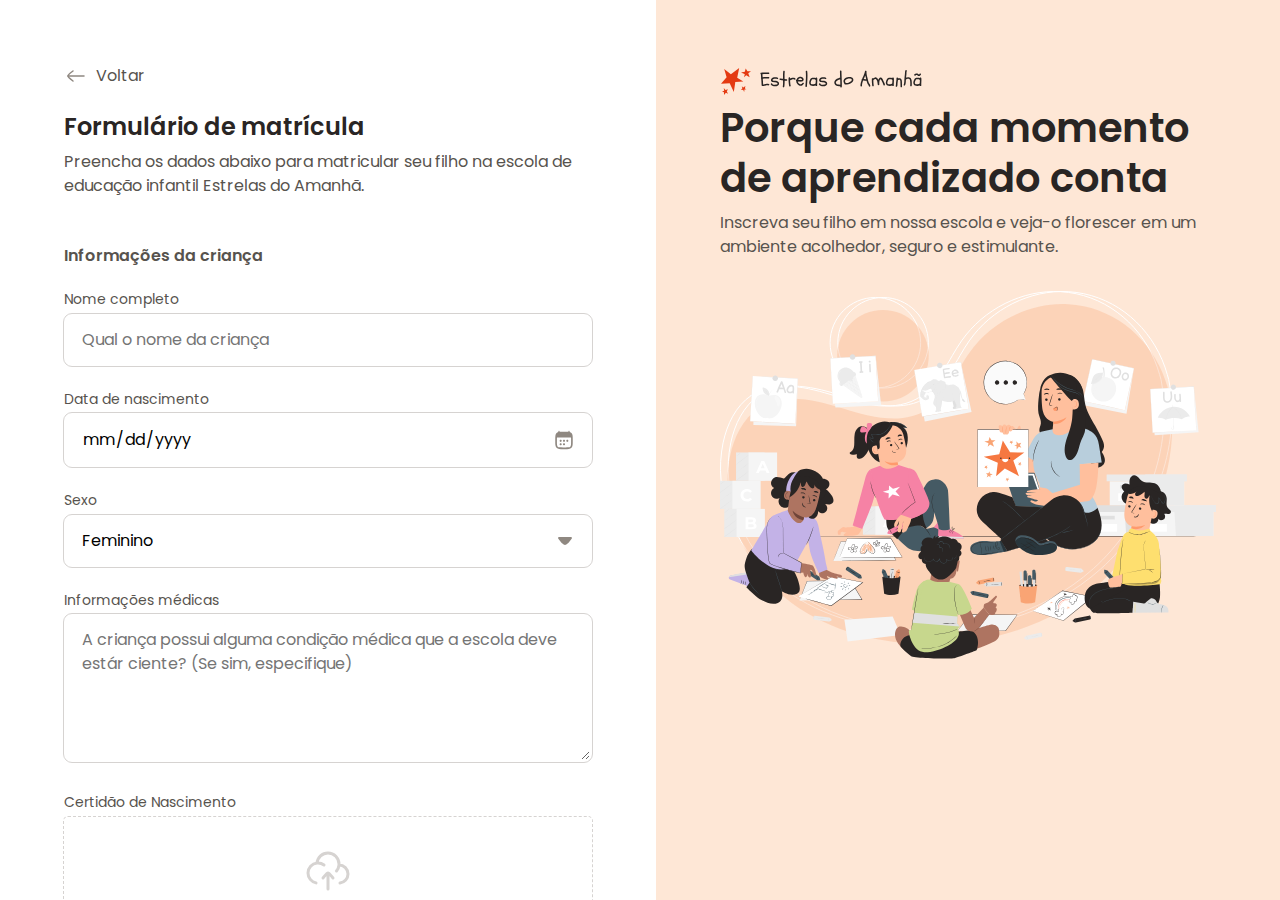
<file: formularioDeMatricula/index.html>
<!DOCTYPE html>
<html lang="pt-br">
<head>
  <link rel="preconnect" href="https://fonts.googleapis.com">
  <link rel="preconnect" href="https://fonts.gstatic.com" crossorigin>
  <meta charset="UTF-8">
  <meta name="viewport" content="width=device-width, initial-scale=1.0">
  <title>Estrelas do Amanhã</title>
  <link rel="stylesheet" href="./styles/index.css">
  <link href="https://fonts.googleapis.com/css2?family=Poppins:ital,wght@0,100;0,200;0,300;0,400;0,500;0,600;0,700;0,800;0,900;1,100;1,200;1,300;1,400;1,500;1,600;1,700;1,800;1,900&display=swap" rel="stylesheet">
  
</head>
<body>
    <div id="app">
      
      <aside class="mobile-only">
        <div class="aside-container">
          <header>
            <img src="assets/logo.svg" alt="Logo Estrelas do amanhã">
          </header>
          <img src="assets/Illustration.svg" alt="Ilustração de uma professora com crianças prestando atenção">
        </div>
      </aside>
      
      <main>
        

        <div class="main-container">
          <div class="back">
            <img src="assets/icons/arrow-left-02.svg" alt="Icone de voltar">
            <span>Voltar</span>
          </div>
          <h1>Formulário de matrícula</h1>
          <p>
            Preencha os dados abaixo para matricular seu filho na escola de educação infantil Estrelas do Amanhã.
          </p>

          <form method="post" enctype="multipart/form-data">
            <fieldset class="child-info">
              <legend>Informações da criança</legend>
              
              <div class="input-wrapper">
                <label for="fullname">Nome completo</label>
                <input 
                id="fullname" 
                type="text" 
                name="fullname"
                placeholder="Qual o nome da criança">
              </div>

              <div class="input-wrapper">
                <label for="birth">Data de nascimento</label>
                <input 
                  type="date" 
                  id="birth"
                  lang="pt-br"
                  name="birth">
              </div>

              <div class="select-wrapper">
                <label for="gender">Sexo</label>
                <select 
                  name="gender" 
                  id="gender">
                  <option value="famele">Feminino</option>
                  <option value="male">Masculino</option>
                  <option value="na">Prefiro não responder</option>
                </select>
              </div>

              <div class="textarea-wrapper">
                <label for="medical-info">Informações médicas</label>
                <textarea name="medical-info" id="medical-info" cols="30" rows="5" placeholder="A criança possui alguma condição médica que a escola deve estár ciente? (Se sim, especifique)"></textarea>
              </div>

              <div class="droparea-wrapper">
                <label for="birth-file">Certidão de Nascimento</label>

                <div class="dropzone">

                  <input type="file" name="birth-file" id="birth-file">
                  
                  <svg width="48" height="48" viewBox="0 0 48 48" fill="none" xmlns="http://www.w3.org/2000/svg">
                    <path d="M34.9552 18.0221C34.97 18.022 34.985 18.022 35 18.022C39.9706 18.022 44 22.0588 44 27.0386C44 31.6796 40.5 35.5016 36 36M34.9552 18.0221C34.9848 17.6921 35 17.3579 35 17.0202C35 10.9339 30.0752 6 24 6C18.2465 6 13.5247 10.4253 13.0408 16.0638M34.9552 18.0221C34.7506 20.2952 33.8572 22.3692 32.4856 24.033M13.0408 16.0638C7.96796 16.5475 4 20.8278 4 26.0366C4 30.8834 7.43552 34.9264 12 35.8546M13.0408 16.0638C13.3565 16.0337 13.6765 16.0183 14 16.0183C16.2516 16.0183 18.3295 16.7639 20.001 18.022" stroke="#D6D3D1" stroke-width="3" stroke-linecap="round" stroke-linejoin="round"/>
                    <path d="M24 26V42M24 26C22.5996 26 19.9831 29.9886 19 31M24 26C25.4004 26 28.017 29.9886 29 31" stroke="#D6D3D1" stroke-width="3" stroke-linecap="round" stroke-linejoin="round"/>
                    </svg>
                    
                  <p>
                    Clique aqui para <br>
                    selecionar os arquivos
                  </p>
                </div>
              </div>

            </fieldset>

            <fieldset class="address">
              <legend>Endereço residencial</legend>
              
              <div class="input-wrapper">
                <label for="cep">CEP</label>
                <input type="text" id="cep" name="cep">
              </div>

              <div class="flex">
                <div class="input-wrapper flex-2">
                  <label for="street">RUA</label>
                  <input type="text" 
                    id="street" name="street"
                    value="Rua das Flores" disabled
                  >
                </div>
                <div class="input-wrapper flex-1">
                  <label for="number">Número</label>
                  <input type="number" 
                    id="number" name="number"
                  >
                </div>
              </div>

              <div class="flex">
                <div class="input-wrapper flex-2">
                  <label for="city">Cidade</label>
                  <input type="text" 
                    id="city" name="city"
                    value="São paulo"  disabled
                  >
                </div>
                <div class="input-wrapper flex-1">
                  <label for="state">Estado</label>
                  <input type="text" 
                    id="state" name="state" 
                    value="SP" disabled
                  >
                </div>
              </div>

            </fieldset>

            <fieldset class="gardian">
              <legend>Informações do responsável</legend>
              <div class="input-wrapper">
                <lebel>Nome do responsável</lebel>
                <input type="text" id="gardian" name="gardian">
                <small>
                  Principal responsável legal e contato de emergência
                </small>
              </div>

              <div class="input-wrapper">
                <label for="phone">Telefone</label>
                <input type="text" id="phone" name="phone" placeholder="(10) 9 8765-4321">
              </div>
              <div class="input-wrapper">
                <lebal for="mail">Email</lebal>
                <input type="email" name="mail" id="mail" required>
                <div class="error">
                  <img src="assets/icons/alert-circle.svg" alt="Icone de alerta vermelho">
                  <span>Insira um e-mail válido</span>
                </div>
              </div>
            </fieldset>

            <fieldset class="enroll-options">
              <legend>Opções de matrícula</legend>
              <div class="input-wrapper">
                <label for="">Selecione o turno de estudo</label>
                <div class="radio-wrapper">
                  <div class="radio-inner">
                    <div class="radio-image"></div>
                    <input type="radio" name="study-shift" value="morning" id="morning"> 
                    <img src="assets/icons/sun-cloud-02.svg" alt="ícone de sol com nuvem">
                    <label for="morning">Manhã</label>
                  </div>

                  <div class="radio-inner">
                    <div class="radio-image"></div>
                    <input type="radio" name="study-shift" value="evening" id="evening"> 
                    <img src="assets/icons/sun-02.svg" alt="ícone de sol">
                    <label for="evening">Tarde</label>
                  </div>

                </div>
              </div>

              <div class="input-wrapper">
                <label>Em qual esporte você gostaria de inscrever seu filho?</label>

                <div class="radio-wrapper">
                  <div class="radio-inner">
                    <div class="radio-image"></div>
                    <input type="radio" name="sport" id="football">
                    <img src="assets/icons/football.svg" alt="ícone de football">
                    <label for="football">Futebol</label>
                  </div>

                  <div class="radio-inner">
                    <div class="radio-image"></div>
                    <input type="radio" name="sport" id="basketball">
                    <img src="assets/icons/basketball-02.svg" alt="ícone de basquete">
                    <label for="basketball">Basquete</label>
                  </div>

                  <div class="radio-inner">
                    <div class="radio-image"></div>
                    <input type="radio" name="sport" id="swimming">
                    <img src="assets/icons/swimming.svg" alt="ícone de Natação">
                    <label for="swimming">Natação</label>
                  </div>

                  <div class="radio-inner">
                    <div class="radio-image"></div>
                    <input type="radio" name="sport" id="yoga">
                    <img src="assets/icons/yoga-02.svg" alt="ícone de yoga">
                    <label for="yoga">Yoga</label>
                  </div>

                  <div class="radio-inner">
                    <div class="radio-image"></div>
                    <input type="radio" name="sport" id="volleyball">
                    <img src="assets/icons/volleyball.svg" alt="ícone de Volley">
                    <label for="volleyball">Volei</label>
                  </div>

                  <div class="radio-inner">
                    <div class="radio-image"></div>
                    <input type="radio" name="sport" id="boxing">
                    <img src="assets/icons/boxing-glove-01.svg" alt="ícone de volei">
                    <label for="boxing">Boxe</label>
                  </div>
                  
                </div>

              </div>
            </fieldset>

            <div class="terms-wrapper input-wrapper checkbox-wrapper">
              <div class="checkbox-image"></div>
              <input type="checkbox" name="terms" id="terms">
              <label for="terms">
                Declaro que li e concordo com os <strong>Termos e Condições</strong> e com a 
                <strong>Política de Privacidade</strong> da escola Estrela do Amanhã.
              </label>
            </div>

            <div class="actions-wrapper">
              <button class="btn-secondary" type="button">Salvar respostas</button>
              <button class="btn-primary" type="submit">Fazer matricula</button>
            </div>
          </form>
        </div>
      </main>

      <aside class="desktop-only">
        <div class="aside-container">
          <header>
            <img src="assets/logo.svg" alt="Logo Estrelas do amanhã">
            <h2>Porque cada momento de <span>aprendizado</span> conta</h2>
            <p>Inscreva seu filho em nossa escola e veja-o florescer em um ambiente acolhedor, seguro e estimulante.</p>
          </header>
          <img src="assets/Illustration.svg" alt="Ilustração de uma professora com crianças prestando atenção">
        </div>
      </aside>
    </div>
</body>
</html>
</file>
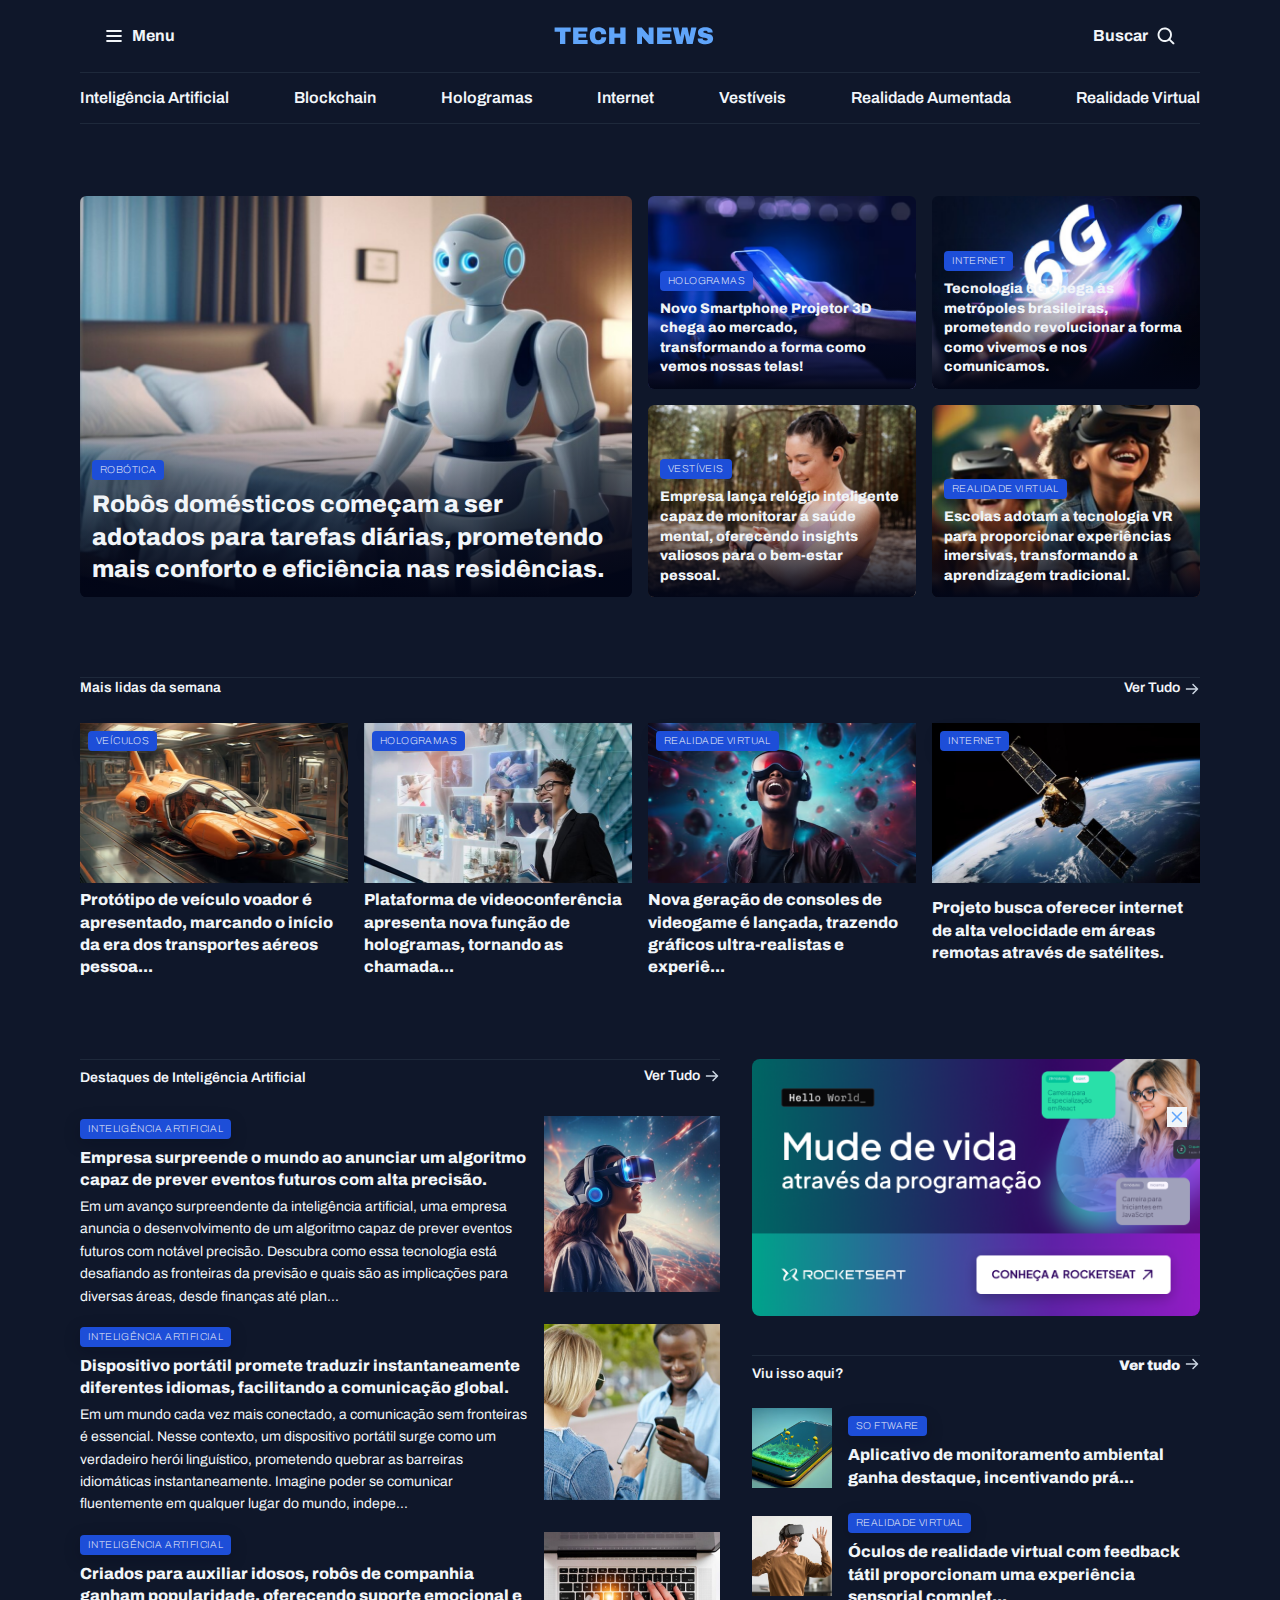
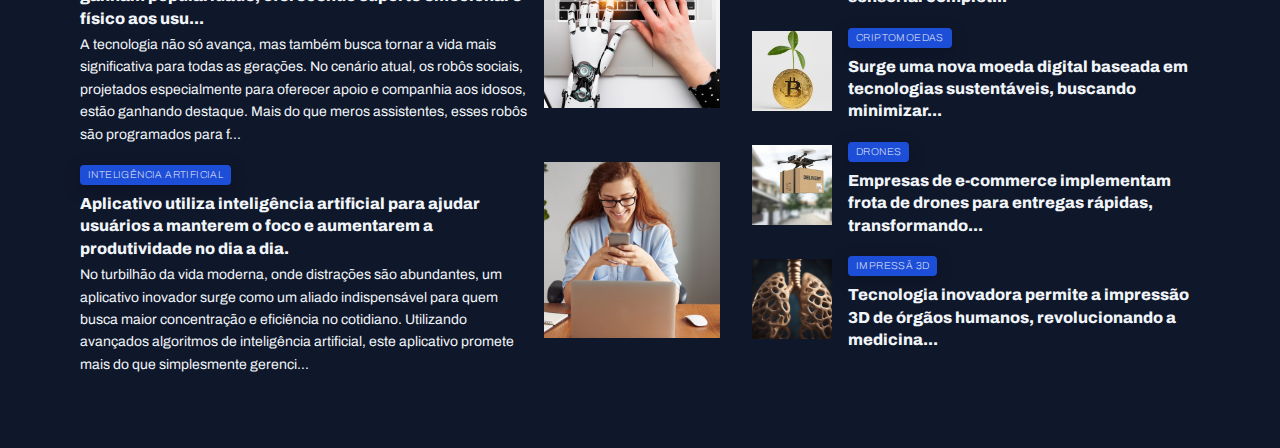
<file: portalDeNoticias/index.html>
<!DOCTYPE html>
<html lang="pt-BR">
<head>
  <link rel="preconnect" href="https://fonts.googleapis.com">
  <link rel="preconnect" href="https://fonts.gstatic.com" crossorigin>
  <meta charset="UTF-8">
  <meta name="viewport" content="width=device-width, initial-scale=1.0">
  <title>Portal de Noticias</title>
  <link rel="stylesheet" href="./style/index.css">
  <link href="https://fonts.googleapis.com/css2?family=Archivo:ital,wght@0,100..900;1,100..900&display=swap" rel="stylesheet">
</head>
<body>

  <header class="container">
    <nav id="primary" class="grid grid-flow-col px-base">
      <div class="flex items-center gap-.5">
        <img src="./assets/icons/List.svg" alt="Icone de lista">
        <strong class="desktop-only">Menu</strong>
      </div>
      <div class="flex items-center">
        <img src="./assets/Logo.svg" alt="Logo technews">
      </div>
      <div class="flex items-center gap-.5">
        <strong class="desktop-only">Buscar</strong>
        <img src="./assets/icons/MagnifyingGlass.svg" alt="Icone de lupa">
      </div>
    </nav>
    <nav id="secondary" class="flex items-center gap-1 py-sm">
      <a href="#">Inteligência Artificial</a>
      <a href="#">Blockchain</a>
      <a href="#">Hologramas</a>
      <a href="#">Internet</a>
      <a href="#">Vestíveis</a>
      <a href="#">Realidade Aumentada</a>
      <a href="#">Realidade Virtual</a>
    </nav>
  </header>

  <main class="grid container py-base">
    <section id="featured" class="grid even-columns gap-1">
      <figure class="card" id="figure-1">
        <img src="./assets/images/Image 01.png" alt="">
        <figcaption>
          <span class="content-tag">Robótica</span>
          <h2 class="text-2xl mobile-only">
            Robôs domésticos começam a ser adotados para tarefas...
          </h2>
          <h2 class="text-2xl desktop-only">
            Robôs domésticos começam a ser adotados para tarefas diárias, prometendo mais conforto e eficiência nas residências.
          </h2>
        </figcaption>
      </figure>

      <div id="figure-articles">
        <figure class="card">
          <img src="./assets/images/Image 02.png" alt="">
          <figcaption>
            <span class="content-tag">HOLOGRAMAS</span>
            <h2 class="text-lg">
              Novo Smartphone Projetor 3D chega ao mercado, transformando a forma como vemos nossas telas!
            </h2>
          </figcaption>
        </figure>
        <figure class="card">
          <img src="./assets/images/Image 03.png" alt="">
          <figcaption>
            <span class="content-tag">INTERNET</span>
            <h2 class="text-lg">
              Tecnologia 6G chega às metrópoles brasileiras, prometendo revolucionar a forma como vivemos e nos comunicamos.
            </h2>
          </figcaption>
        </figure>
        <figure class="card">
          <img src="./assets/images/Image 04.png" alt="">
          <figcaption>
            <span class="content-tag">Vestíveis</span>
            <h2 class="text-lg">
              Empresa lança relógio inteligente capaz de monitorar a saúde mental, oferecendo insights valiosos para o bem-estar pessoal.
            </h2>
          </figcaption>
        </figure>
        <figure class="card">
          <img src="./assets/images/Image 05.png" alt="">
          <figcaption>
            <span class="content-tag">Realidade Virtual</span>
            <h2 class="text-lg">
              Escolas adotam a tecnologia VR para proporcionar experiências imersivas, transformando a aprendizagem tradicional.
            </h2>
          </figcaption>
        </figure>
    
      </div>

      
    </section>

    
    <section id="weekly">
      <header class="grid grid-flow-col">
        <h3>Mais lidas da semana</h3>
        <a href="" class="flex items-center">Ver Tudo
          <span></span>
        </a>
      </header>

      <div class="grid even-columns gap-1">
        <figure>
          <span class="content-tag">Veículos</span>
          <img src="./assets/images/Image 06.png" alt="">  
          <p class="mobile-only">
            Protótipo de veículo voador é apresentado, marcando o início da era dos transportes aéreos pessoais.
          </p>
          <p class="desktop-only">
            Protótipo de veículo voador é apresentado, marcando o início da era dos transportes aéreos pessoa...
          </p>
        </figure>
        <figure>
          <span class="content-tag">Hologramas</span>
          <img src="./assets/images/Image 07.png" alt="">  
          <p class="mobile-only">
            Plataforma de videoconferência apresenta nova função de hologramas, tornando as chamadas virtuais mais re...
          </p>
          <p class="desktop-only">
            Plataforma de videoconferência apresenta nova função de hologramas, tornando as chamada...
          </p>
        </figure>
        <figure>
          <span class="content-tag">Realidade virtual</span>
          <img src="./assets/images/Image 08.png" alt="">  
          <p class="mobile-only">
            Nova geração de consoles de videogame é lançada, trazendo gráficos ultra-realistas e experiências de jogo totalm...
          </p>
          <p class="desktop-only">
            Nova geração de consoles de videogame é lançada, trazendo gráficos ultra-realistas e experiê...
          </p>
        </figure>
        <figure>
          <span class="content-tag">INTERNET</span>
          <img src="./assets/images/Image 09.png" alt="">  
          <p>
            Projeto busca oferecer internet de alta velocidade em áreas remotas através de satélites.
          </p>
        </figure>
      </div>
      

    </section>

    <section id="ia">
      <header class="grid grid-flow-col">
        <h3>Destaques de Inteligência Artificial</h3>
        <a href="" class="flex items-center">Ver Tudo
          <span></span>
        </a>
      </header>

      <div class="grid gap-1">
        <article class="grid grid-flow-col gap-1" >
          <div class="mobile-only">
            <img src="./assets/images/Image 10.png" alt="">
          </div>
          <div class="desktop-only">
            <span class="content-tag">Inteligência Artificial</span>
            <h3 class="text-xl">
              Empresa surpreende o mundo ao anunciar um algoritmo capaz de prever eventos futuros com alta precisão.
            </h3>
            <p class="text-sm">
              Em um avanço surpreendente da inteligência artificial, uma empresa anuncia o desenvolvimento de um algoritmo capaz de prever eventos futuros com notável precisão. Descubra como essa tecnologia está desafiando as fronteiras da previsão e quais são as implicações para diversas áreas, desde finanças até plan...
            </p>
          </div>
          <div class="mobile-only">
            <span class="content-tag">Inteligência Artificial</span>
            <h3 class="text-xl">
              Empresa surpreende o mundo ao anunciar um al...
            </h3>
            <p class="text-sm">
              Em um avanço surpreendente da inteligência artificial, uma empresa anuncia o desenvolvimento de um algoritmo capaz de prever eventos f...
            </p>
          </div>

          <div class="desktop-only">
            <img src="./assets/images/Image 10.png" alt="">
          </div>
        </article>

        <article class="grid grid-flow-col gap-1" >
          <div class="mobile-only">
            <img src="./assets/images/Image 11.png" alt="">
          </div>
          <div class="desktop-only">
            <span class="content-tag">Inteligência Artificial</span>
            <h3 class="text-xl">
              Dispositivo portátil promete traduzir instantaneamente diferentes idiomas, facilitando a comunicação global.
            </h3>
            <p class="text-sm">
              Em um mundo cada vez mais conectado, a comunicação sem fronteiras é essencial. Nesse contexto, um dispositivo portátil surge como um verdadeiro herói linguístico, prometendo quebrar as barreiras idiomáticas instantaneamente. Imagine poder se comunicar fluentemente em qualquer lugar do mundo, indepe...
            </p>
          </div>
          <div class="mobile-only">
            <span class="content-tag">Inteligência Artificial</span>
            <h3 class="text-xl">
              Dispositivo portátil promete traduzir instantaneamente...
            </h3>
            <p class="text-sm">
              Em um mundo cada vez mais conectado, a comunicação sem fronteiras é essencial. Nesse contexto, um dispositivo portátil sur...
            </p>
          </div>
          <div class="desktop-only">
            <img src="./assets/images/Image 11.png" alt="">
          </div>
        </article>

        <article class="grid grid-flow-col gap-1" >
          <div class="mobile-only">
            <img src="./assets/images/Image 12.png" alt="">
          </div>
          <div class="desktop-only">
            <span class="content-tag">Inteligência Artificial</span>
            <h3 class="text-xl">
              Criados para auxiliar idosos, robôs de companhia ganham popularidade, oferecendo suporte emocional e físico aos usu...
            </h3>
            <p class="text-sm">
              A tecnologia não só avança, mas também busca tornar a vida mais significativa para todas as gerações. No cenário atual, os robôs sociais, projetados especialmente para oferecer apoio e companhia aos idosos, estão ganhando destaque. Mais do que meros assistentes, esses robôs são programados para f...
            </p>
          </div>
          <div class="mobile-only">
            <span class="content-tag">Inteligência Artificial</span>
            <h3 class="text-xl">
              Criados para auxiliar idosos, robôs de companhia ganha...
            </h3>
            <p class="text-sm">
              A tecnologia não só avança, mas também busca tornar a vida mais significativa para todas as gerações. No cenário atual, os robôs sociais,...
            </p>
          </div>

          <div class="desktop-only">
            <img src="./assets/images/Image 12.png" alt="">
          </div>
        </article>

        <article class="grid grid-flow-col gap-1" >
          <div class="mobile-only">
            <img src="./assets/images/Image 13.png" alt="">
          </div>
          <div class="desktop-only">
            <span class="content-tag">Inteligência Artificial</span>
            <h3 class="text-xl">
              Aplicativo utiliza inteligência artificial para ajudar usuários a manterem o foco e aumentarem a produtividade no dia a dia.
            </h3>
            <p class="text-sm">
              No turbilhão da vida moderna, onde distrações são abundantes, um aplicativo inovador surge como um aliado indispensável para quem busca maior concentração e eficiência no cotidiano. Utilizando avançados algoritmos de inteligência artificial, este aplicativo promete mais do que simplesmente gerenci...
            </p>
          </div>
          <div class="mobile-only">
            <span class="content-tag">Inteligência Artificial</span>
            <h3 class="text-xl">
              Aplicativo utiliza inteligência artificial para ajudar usuári...
            </h3>
            <p class="text-sm">
              No turbilhão da vida moderna, onde distrações são abundantes, um aplicativo inovador surge como um aliado indispensável para quem bus...
            </p>
          </div>  
          <div class="desktop-only">
            <img src="./assets/images/Image 13.png" alt="">
          </div>
        </article>
      </div>
    </section>

    <aside>
      <div id="ads">
        <img src="./assets/Ads.png" alt="">
        <span></span>
      </div>

      <section id="more">
        <header class="grid grid-flow-col">
          <h3>Viu isso aqui?</h3>
          <a href="#" class="grid grid-flow-col">
            <strong>Ver tudo</strong>
            <span></span>
          </a>
        </header>

        <div class="grid  gap-1">
          
          <article class="grid grid-flow-col gap-1 items-center ">
            <div>
              <img src="assets/images/Image 14.png" alt="Aplicativo de monitoramento ambiental ganha destaque, incentivando práticas ecológicas e prom...">
            </div>
            <div>
              <span class="content-tag">So ftware</span>
              <h3 class="text-xl mobile-only">
                Aplicativo de monitoramento ambiental ganha destaque, in...
              </h3>
              <h3 class="text-xl desktop-only">
                Aplicativo de monitoramento ambiental ganha destaque, incentivando prá...
              </h3>
            </div>
          </article>

          <article class="grid grid-flow-col gap-1 items-center">
            <div>
              <img src="assets/images/Image 15.png" alt="Óculos de realidade virtual com feedback tátil proporcionam uma experiência sensorial complet...">
            </div>
            <div>
              <span class="content-tag">Realidade Virtual</span>
              <h3 class="text-xl desktop-only">
                Óculos de realidade virtual com feedback tátil proporcionam uma experiência sensorial complet...
              </h3>
              <h3 class="text-xl mobile-only">
                Óculos de realidade virtual com feedback tátil proporcio...
              </h3>
            </div>
          </article>

          <article class="grid grid-flow-col gap-1 items-center">
            <div>
              <img src="assets/images/Image 16.png" alt="Surge uma nova moeda digital baseada em tecnologias sustentáveis, buscando minimizar o i...">
            </div>
            <div>
              <span class="content-tag">Criptomoedas</span>
              <h3 class="text-xl desktop-only">
                Surge uma nova moeda digital baseada em tecnologias sustentáveis, buscando minimizar...
              </h3>
              <h3 class="text-xl mobile-only">
                Surge uma nova moeda digital baseada em tecnologias sust...
              </h3>
            </div>
          </article>

          <article class="grid grid-flow-col gap-1 items-center">
            <div>
              <img src="assets/images/Image 17.png" alt="Empresas de e-commerce implementam frota de drones para entregas rápidas, transformando...">
            </div>
            <div>
              <span class="content-tag">Drones</span>
              <h3 class="text-xl desktop-only">
                Empresas de e-commerce implementam frota de drones para entregas rápidas, transformando...
              </h3>
              <h3 class="text-xl mobile-only">
                Empresas de e-commerce implementam frota de drones...
              </h3>
            </div>
          </article>

          <article class="grid grid-flow-col gap-1 items-center">
            <div>
              <img src="assets/images/Image 18.png" alt="Tecnologia inovadora permite a impressão 3D de órgãos humanos, revolucionando a medicina e a li...">
            </div>
            <div>
              <span class="content-tag">Impressã 3D</span>
              <h3 class="text-xl desktop-only">
                Tecnologia inovadora permite a impressão 3D de órgãos humanos, revolucionando a medicina...
              </h3>
              <h3 class="text-xl mobile-only">
                Tecnologia inovadora permite a impressão 3D de órgãos hu...
              </h3>
            </div>
          </article> 


        </div>
      </section>
    </aside>

  </main>
  
</body>
</html>
</file>
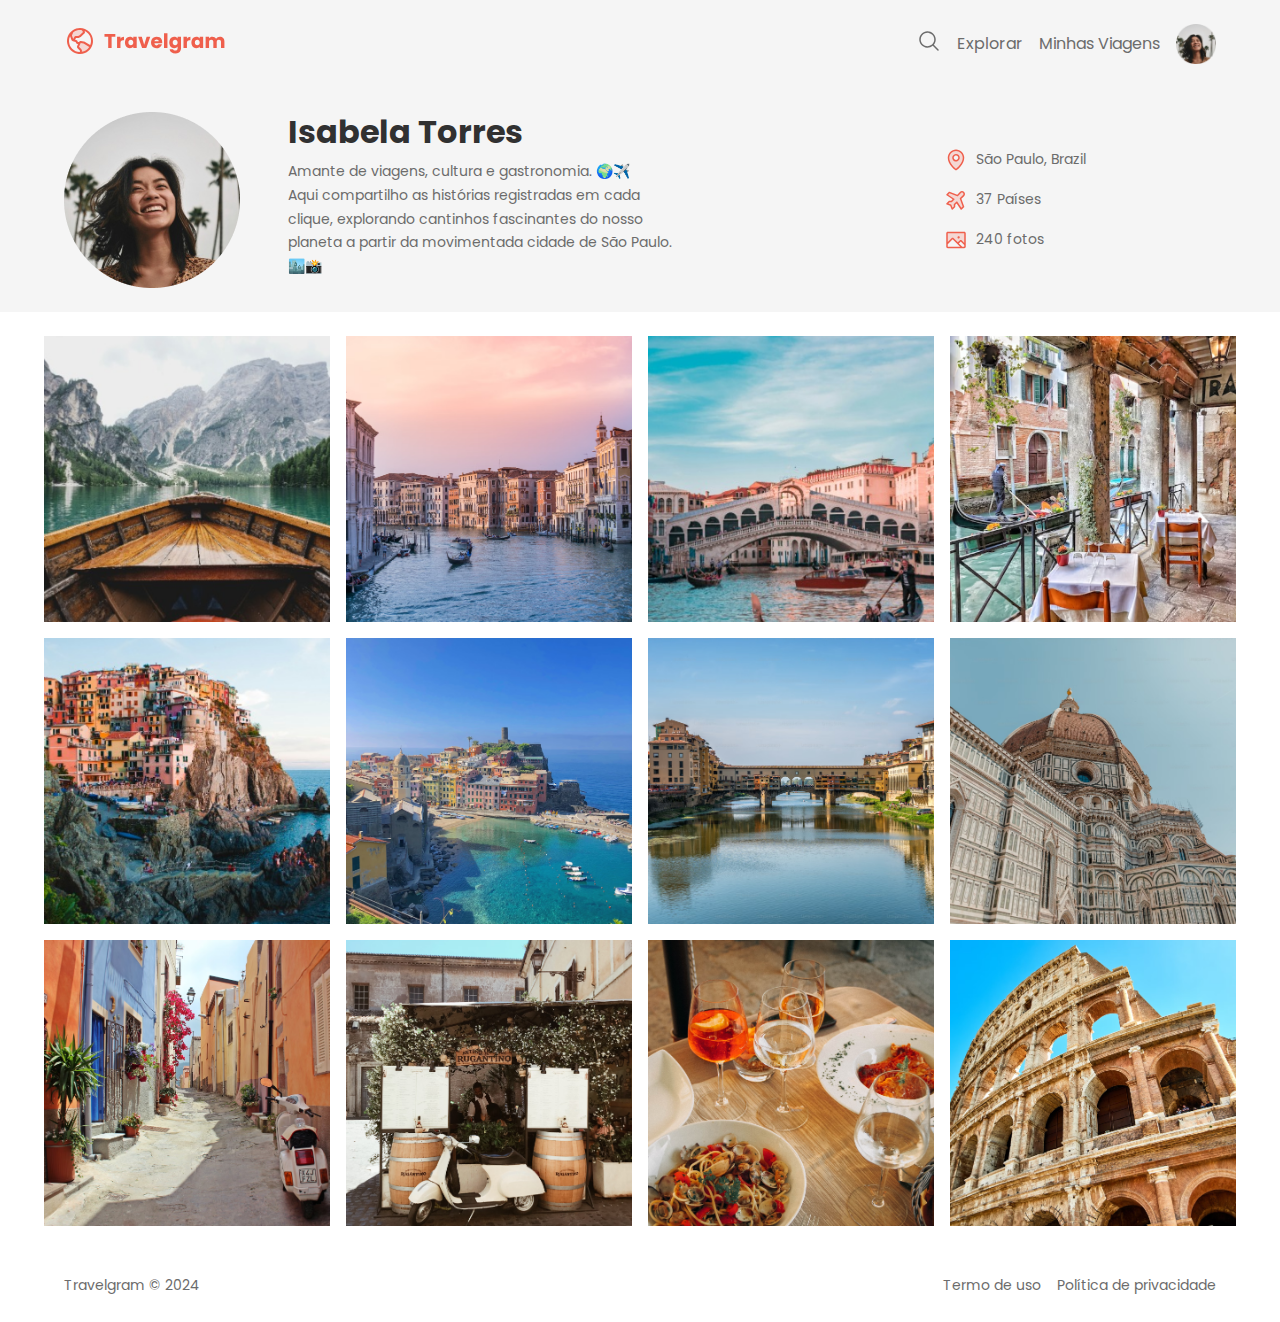
<file: travelgram/index.html>
<!DOCTYPE html>
<html lang="pt-BR">
<head>
  <link rel="preconnect" href="https://fonts.googleapis.com">
  <link rel="preconnect" href="https://fonts.gstatic.com" crossorigin>
  <meta charset="UTF-8">
  <meta name="viewport" content="width=device-width, initial-scale=1.0">
  <title>Travelgram | Perfil de viagens</title>
  <link rel="stylesheet" href="./styles/index.css">
  <link href="https://fonts.googleapis.com/css2?family=Poppins:ital,wght@0,100;0,200;0,300;0,400;0,500;0,600;0,700;0,800;0,900;1,100;1,200;1,300;1,400;1,500;1,600;1,700;1,800;1,900&display=swap" rel="stylesheet">

</head>
<body>
  <div class="bg-color">
    <nav id="menu" class="container py-base">
      <ul role="list"  class="flex items-center">
        <li>
          <a href="#"><img src="./assets/Logo.svg" alt="Logo Travelgram"></a>
        </li>

        <li> 
          <a href="#"><img src="./assets/icons/MagnifyingGlass.svg" alt="Icone de Lupa"></a>
        </li>
        <li>
          <a href="#" class="desktop-only">Explorar</a>
        </li>
        <li>
          <a href="#" class="desktop-only">Minhas Viagens</a>
        </li>
        <li>
          <a href="#"><img src="./assets/Profile pic.png" alt="Foto da Isabela Torres"></a>
        </li>
      </ul>
    </nav>

    <header class="container grid even-columns items-center py-base px-base">
      <div id="profile" class="flex gap-1">
        <img src="./assets/Profile pic.png" alt="Foto Isabela Torres">
        <div> 
          <h1>Isabela Torres</h1>
          <p>
            Amante de viagens, cultura e gastronomia. 🌍✈️  <br>
            Aqui compartilho as histórias registradas em cada clique, explorando cantinhos fascinantes do nosso planeta a partir da movimentada cidade de São Paulo. 🏙️📸
          </p>
        </div>
      </div>
      <ul id="info" role="list">
        <li>
          <img class="icon" src="./assets/icons/MapPin.svg" alt="Icone de marcação no mapa">
          <span>São Paulo, Brazil</span>
        </li>
        <li>
          <img class="icon" src="./assets/icons/AirplaneTilt.svg" alt="Icone de Avião ">
          <span>37 Países</span>
        </li>
        <li>
          <img class="icon" src="./assets/icons/Image.svg" alt="Icone de foto">
          <span>240 fotos</span>
        </li>
      </ul>
    </header>
  </div>
  <main class="container flex gap-1 py-base items-center">
    <img src="./assets/images/Image 01.png" alt="...">
    <img src="./assets/images/Image 02.png" alt="...">
    <img src="./assets/images/Image 03.png" alt="...">
    <img src="./assets/images/Image 04.png" alt="...">
    <img src="./assets/images/Image 05.png" alt="...">
    <img src="./assets/images/Image 06.png" alt="...">
    <img src="./assets/images/Image 07.png" alt="...">
    <img src="./assets/images/Image 08.png" alt="...">
    <img src="./assets/images/Image 09.png" alt="...">
    <img src="./assets/images/Image 10.png" alt="...">
    <img src="./assets/images/Image 11.png" alt="...">
    <img src="./assets/images/Image 12.png" alt="...">
  </main>
  <footer class="container flex gap-1 py-base px-base">
    <span>Travelgram &copy; 2024 </span>
    <div class="flex gap-1">
      <span>Termo de uso</span>
      <span>Política de privacidade</span>
    </div>

  </footer>
</body>
</html>
</file>
<file: formularioDeMatricula/styles/index.css>
@import url(global.css);
@import url(layout.css);
@import url(forms.css);
@import url(utility.css);
</file>
<file: portalDeNoticias/style/index.css>
@import url(global.css);
@import url(utility.css);
@import url(header.css);
@import url(sections.css);
</file>
<file: travelgram/styles/index.css>
@import url(global.css);
@import url(utility.css);
@import url(header.css);
@import url(main.css);
@import url(footer.css);
</file>
